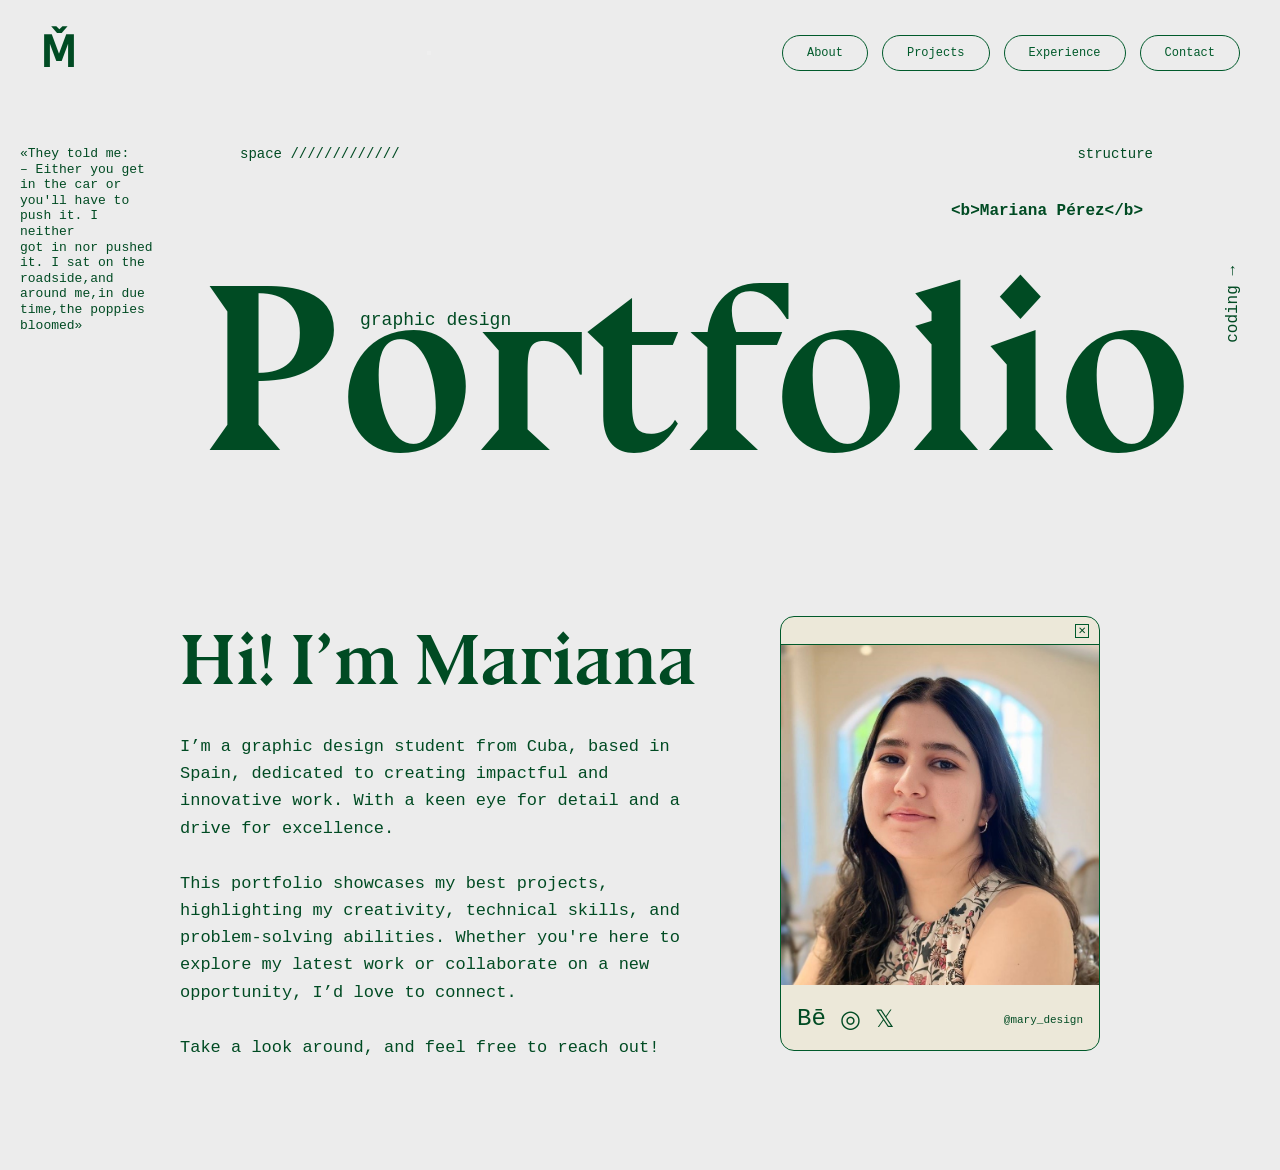
<file: index.html>
<!DOCTYPE html>
<html lang="en">

<head>
    <meta charset="UTF-8">
    <meta name="viewport" content="width=device-width, initial-scale=1.0">
    <title>Portfolio 2.0</title>
    <link rel="stylesheet" href="assets/css/index.css">
</head>

<body>
        <header class="navbar">
            <div class="logo">M̌</div>
            <button class="nav-toggle" type="button" aria-label="Open navigation" aria-expanded="false">
                <span></span>
                <span></span>
                <span></span>
            </button>

            <nav class="nav-menu" aria-label="Primary navigation">
                <a href="index.html">About</a>
                <a href="projects.html">Projects</a>
                <a href="experience.html">Experience</a>
                <a href="contact.html">Contact</a>
            </nav>
        </header>

        <main>

            <section id="hero" class="hero">

                <div class="left-quote">
                    <p>
                        «They told me:<br>
                        – Either you get<br>
                        in the car or<br>
                        you'll have to<br>
                        push it. I neither<br>
                        got in nor pushed<br>
                        it. I sat on the<br>
                        roadside,and<br>
                        around me,in due<br>
                        time,the poppies<br>
                        bloomed»
                    </p>
                </div>

                <div class="hero-center">

                    <div class="top-labels">
                        <span>space /////////////</span>
                        <span>structure</span>
                    </div>

                    <div class="name-line">
                        <p>&lt;b&gt;Mariana Pérez&lt;/b&gt;</p>
                    </div>

                    <div class="title-wrapper">
                        <span class="small-tag">graphic design</span>
                        <h1>Portfolio</h1>
                    </div>

                </div>

                <div class="side-text">
                    <span>coding →</span>
                </div>

            </section>

            <section class="about">

                <div class="about-text">
                    <h2>Hi! I’m Mariana</h2>

                    <p>
                        I’m a graphic design student from Cuba, based in Spain,
                        dedicated to creating impactful and innovative work.
                        With a keen eye for detail and a drive for excellence.
                    </p>

                    <p>
                        This portfolio showcases my best projects, highlighting my creativity,
                        technical skills, and problem-solving abilities.
                        Whether you're here to explore my latest work or collaborate on a new opportunity,
                        I’d love to connect.
                    </p>

                    <p>
                        Take a look around, and feel free to reach out!
                    </p>
                </div>

                <div class="profile-card">

                    <div class="window-bar">
                        <div class="close-btn">✕</div>
                    </div>

                    <img src="assets/img/profile_pic.jpg"
                        alt="profile">

                    <div class="card-footer">
                        <div class="socials">
                            <span>Bē</span>
                            <span>◎</span>
                            <span>𝕏</span>
                        </div>

                        <div class="user">
                            @mary_design
                        </div>
                    </div>

                </div>

            </section>

        </main>
    <script src="app/app.js" defer></script>
</body>

</html>
</file>
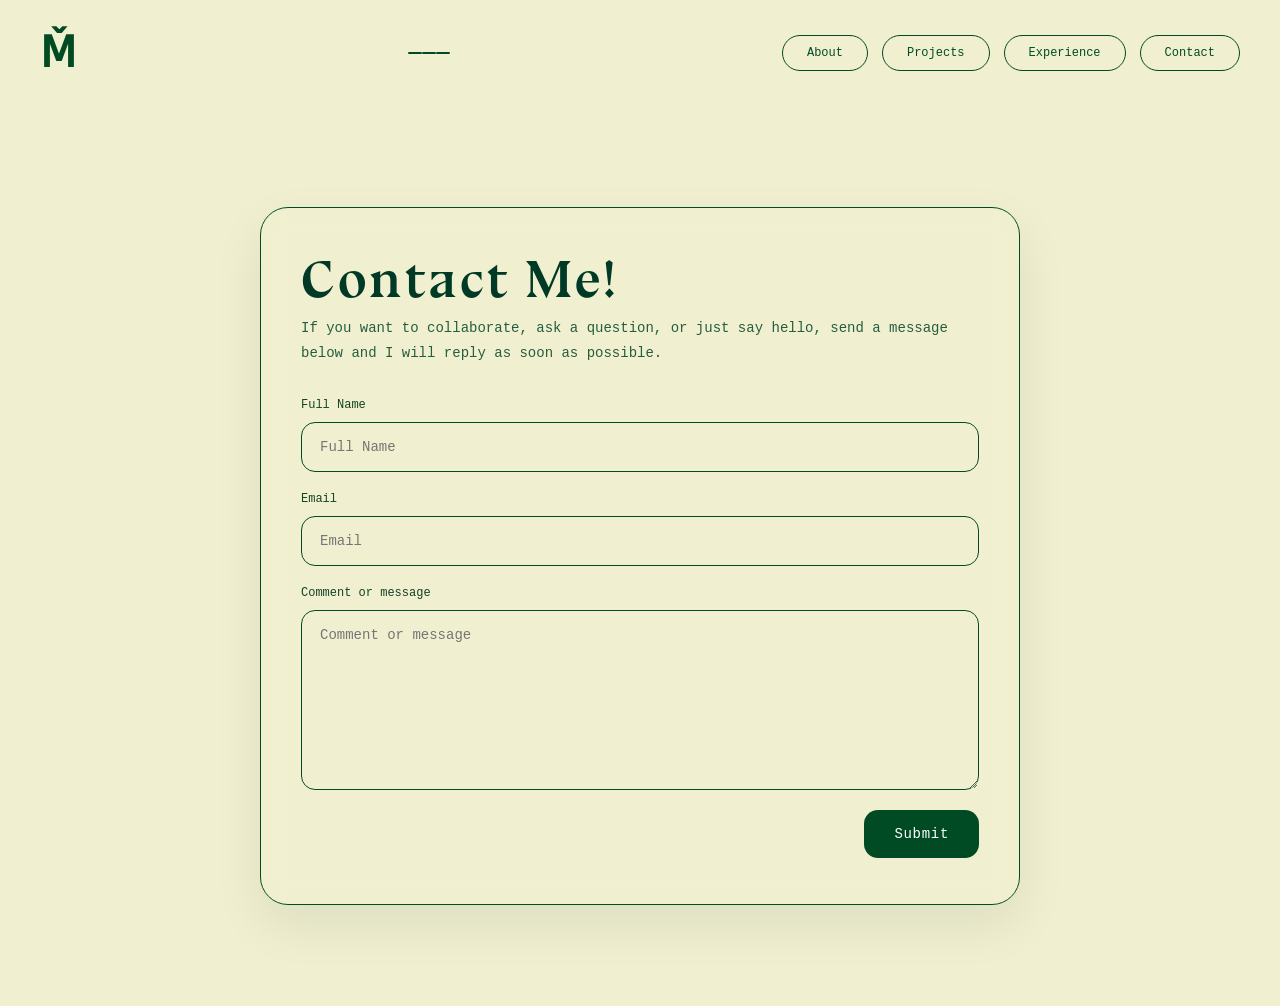
<file: contact.html>
<!DOCTYPE html>
<html lang="en">

<head>
    <meta charset="UTF-8">
    <meta name="viewport" content="width=device-width, initial-scale=1.0">
    <title>Contact</title>
    <link rel="stylesheet" href="assets/css/contact.css">
</head>

<body>
    <header class="navbar">
        <div class="logo">M̌</div>
        <button class="nav-toggle" type="button" aria-label="Open navigation" aria-expanded="false">
            <span></span>
            <span></span>
            <span></span>
        </button>
        <nav class="nav-menu" aria-label="Primary navigation">
            <a href="index.html">About</a>
            <a href="projects.html">Projects</a>
            <a href="experience.html">Experience</a>
            <a href="contact.html">Contact</a>
        </nav>
    </header>

    <main>
        <section class="contact-panel">
            <div class="contact-header">
                <h1>Contact Me!</h1>
                <p>If you want to collaborate, ask a question, or just say hello, send a message below and I will reply as soon as possible.</p>
            </div>

            <form class="contact-form" action="#" method="post">
                <div class="form-group">
                    <label for="name">Full Name</label>
                    <input type="text" id="name" name="name" placeholder="Full Name" required>
                </div>
                <div class="form-group">
                    <label for="email">Email</label>
                    <input type="email" id="email" name="email" placeholder="Email" required>
                </div>
                <div class="form-group">
                    <label for="message">Comment or message</label>
                    <textarea id="message" name="message" placeholder="Comment or message" required></textarea>
                </div>
                <div class="submit-row">
                    <button type="submit" class="submit-button">Submit</button>
                </div>
            </form>

        </section>
    </main>
    <script src="app/app.js" defer></script>
</body>

</html>
</file>
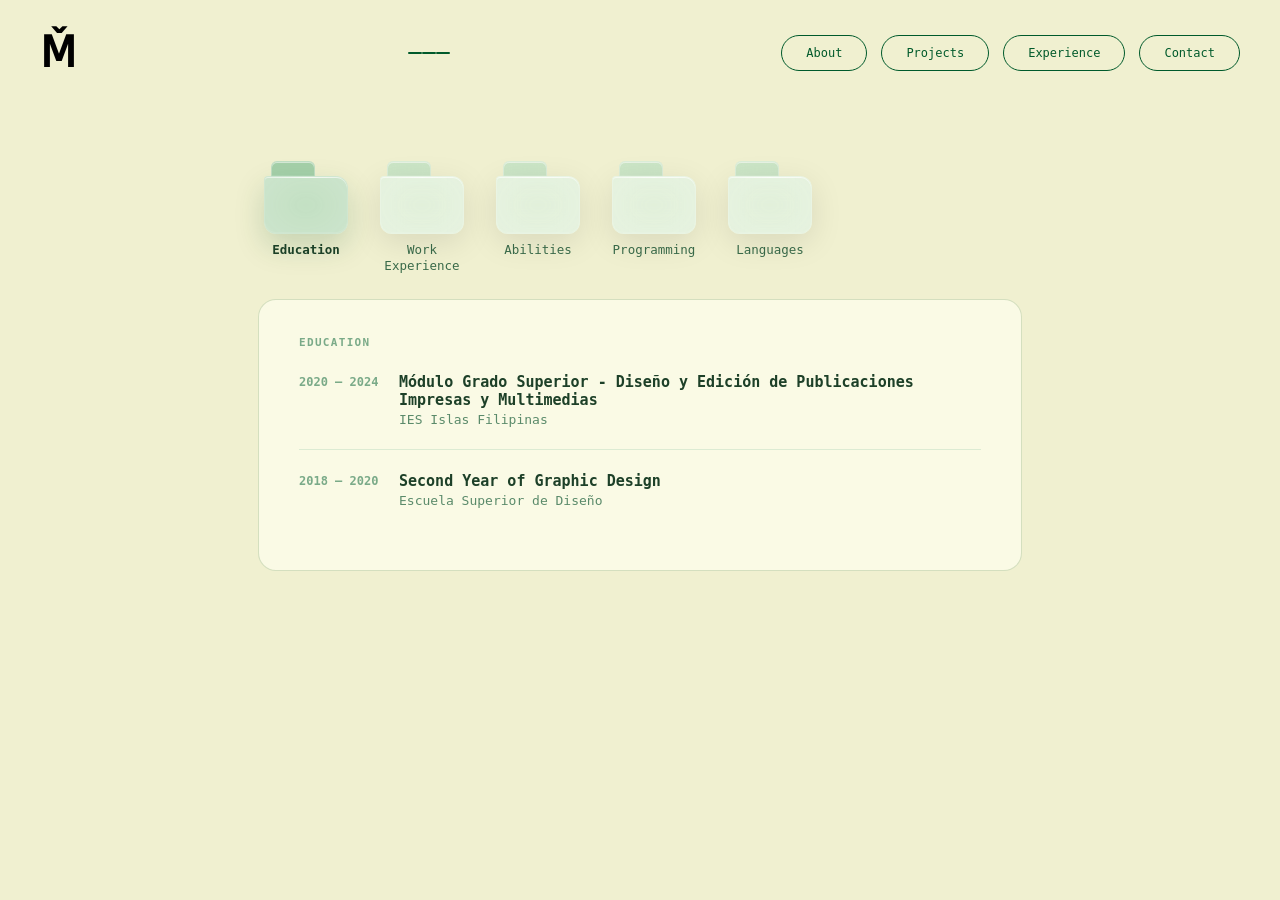
<file: experience.html>
<!DOCTYPE html>
<html lang="en">

<head>
    <meta charset="UTF-8">
    <meta name="viewport" content="width=device-width, initial-scale=1.0">
    <title>Experience</title>
    <link rel="stylesheet" href="assets/css/experience.css" />
    <script src="https://cdn.jsdelivr.net/npm/gsap@3.12.5/dist/gsap.min.js"></script>
    <script src="app/app.js" defer></script>
</head>

<body>
    <header class="navbar">
        <div class="logo">M̌</div>
        <button class="nav-toggle" type="button" aria-label="Open navigation" aria-expanded="false">
            <span></span>
            <span></span>
            <span></span>
        </button>

        <nav class="nav-menu" aria-label="Primary navigation">
            <a href="index.html">About</a>
            <a href="projects.html">Projects</a>
            <a href="experience.html">Experience</a>
            <a href="contact.html">Contact</a>
        </nav>
    </header>

    <div class="cv-wrap">

        <div class="folders-row">

            <div class="folder-item is-active" data-target="education">
                <div class="folder-visual">
                    <div class="folder-card-back"></div>
                    <div class="folder-svg-wrap">
                        <svg viewBox="0 0 90 80" fill="none" xmlns="http://www.w3.org/2000/svg">
                            <defs>
                                <linearGradient id="g-edu-body" x1="0" y1="0" x2="90" y2="80"
                                    gradientUnits="userSpaceOnUse">
                                    <stop offset="0%" stop-color="#f9d97a" />
                                    <stop offset="50%" stop-color="#b8e08a" />
                                    <stop offset="100%" stop-color="#7ac8a0" />
                                </linearGradient>
                                <linearGradient id="g-edu-tab" x1="0" y1="0" x2="50" y2="20"
                                    gradientUnits="userSpaceOnUse">
                                    <stop offset="0%" stop-color="#fce89a" />
                                    <stop offset="100%" stop-color="#c5e89a" />
                                </linearGradient>
                            </defs>
                            <path d="M6 22 Q6 14 14 14 L38 14 Q44 14 46 20 L50 26 L6 26 Z" fill="url(#g-edu-tab)"
                                opacity="0.9" />
                            <rect x="6" y="24" width="78" height="50" rx="10" fill="url(#g-edu-body)" opacity="0.88" />
                            <rect x="18" y="58" width="54" height="2.5" rx="1.5" fill="rgba(255,255,255,0.55)" />
                            <rect x="18" y="64" width="38" height="2.5" rx="1.5" fill="rgba(255,255,255,0.35)" />
                            <rect x="6" y="24" width="78" height="18" rx="10" fill="rgba(255,255,255,0.18)" />
                        </svg>
                    </div>
                </div>
                <span class="folder-label">Education</span>
            </div>

            <div class="folder-item" data-target="work">
                <div class="folder-visual">
                    <div class="folder-card-back"></div>
                    <div class="folder-svg-wrap">
                        <svg viewBox="0 0 90 80" fill="none" xmlns="http://www.w3.org/2000/svg">
                            <defs>
                                <linearGradient id="g-work-body" x1="0" y1="0" x2="90" y2="80"
                                    gradientUnits="userSpaceOnUse">
                                    <stop offset="0%" stop-color="#f0c080" />
                                    <stop offset="45%" stop-color="#c898d8" />
                                    <stop offset="100%" stop-color="#88b8e8" />
                                </linearGradient>
                                <linearGradient id="g-work-tab" x1="0" y1="0" x2="50" y2="20"
                                    gradientUnits="userSpaceOnUse">
                                    <stop offset="0%" stop-color="#f8d090" />
                                    <stop offset="100%" stop-color="#d0a8e0" />
                                </linearGradient>
                            </defs>
                            <path d="M6 22 Q6 14 14 14 L38 14 Q44 14 46 20 L50 26 L6 26 Z" fill="url(#g-work-tab)"
                                opacity="0.9" />
                            <rect x="6" y="24" width="78" height="50" rx="10" fill="url(#g-work-body)" opacity="0.88" />
                            <rect x="18" y="58" width="54" height="2.5" rx="1.5" fill="rgba(255,255,255,0.55)" />
                            <rect x="18" y="64" width="38" height="2.5" rx="1.5" fill="rgba(255,255,255,0.35)" />
                            <rect x="6" y="24" width="78" height="18" rx="10" fill="rgba(255,255,255,0.18)" />
                        </svg>
                    </div>
                </div>
                <span class="folder-label">Work Experience</span>
            </div>

            <div class="folder-item" data-target="abilities">
                <div class="folder-visual">
                    <div class="folder-card-back"></div>
                    <div class="folder-svg-wrap">
                        <svg viewBox="0 0 90 80" fill="none" xmlns="http://www.w3.org/2000/svg">
                            <defs>
                                <linearGradient id="g-ab-body" x1="0" y1="0" x2="90" y2="80"
                                    gradientUnits="userSpaceOnUse">
                                    <stop offset="0%" stop-color="#f8b090" />
                                    <stop offset="50%" stop-color="#e898c0" />
                                    <stop offset="100%" stop-color="#9898e0" />
                                </linearGradient>
                                <linearGradient id="g-ab-tab" x1="0" y1="0" x2="50" y2="20"
                                    gradientUnits="userSpaceOnUse">
                                    <stop offset="0%" stop-color="#fac0a0" />
                                    <stop offset="100%" stop-color="#f0a0cc" />
                                </linearGradient>
                            </defs>
                            <path d="M6 22 Q6 14 14 14 L38 14 Q44 14 46 20 L50 26 L6 26 Z" fill="url(#g-ab-tab)"
                                opacity="0.9" />
                            <rect x="6" y="24" width="78" height="50" rx="10" fill="url(#g-ab-body)" opacity="0.88" />
                            <rect x="18" y="58" width="54" height="2.5" rx="1.5" fill="rgba(255,255,255,0.55)" />
                            <rect x="18" y="64" width="38" height="2.5" rx="1.5" fill="rgba(255,255,255,0.35)" />
                            <rect x="6" y="24" width="78" height="18" rx="10" fill="rgba(255,255,255,0.18)" />
                        </svg>
                    </div>
                </div>
                <span class="folder-label">Abilities</span>
            </div>

            <div class="folder-item" data-target="programming">
                <div class="folder-visual">
                    <div class="folder-card-back"></div>
                    <div class="folder-svg-wrap">
                        <svg viewBox="0 0 90 80" fill="none" xmlns="http://www.w3.org/2000/svg">
                            <defs>
                                <linearGradient id="g-prog-body" x1="0" y1="0" x2="90" y2="80"
                                    gradientUnits="userSpaceOnUse">
                                    <stop offset="0%" stop-color="#a0c8f8" />
                                    <stop offset="50%" stop-color="#c0a8e8" />
                                    <stop offset="100%" stop-color="#f0b888" />
                                </linearGradient>
                                <linearGradient id="g-prog-tab" x1="0" y1="0" x2="50" y2="20"
                                    gradientUnits="userSpaceOnUse">
                                    <stop offset="0%" stop-color="#b8d8f8" />
                                    <stop offset="100%" stop-color="#ccb8ec" />
                                </linearGradient>
                            </defs>
                            <path d="M6 22 Q6 14 14 14 L38 14 Q44 14 46 20 L50 26 L6 26 Z" fill="url(#g-prog-tab)"
                                opacity="0.9" />
                            <rect x="6" y="24" width="78" height="50" rx="10" fill="url(#g-prog-body)" opacity="0.88" />
                            <rect x="18" y="58" width="54" height="2.5" rx="1.5" fill="rgba(255,255,255,0.55)" />
                            <rect x="18" y="64" width="38" height="2.5" rx="1.5" fill="rgba(255,255,255,0.35)" />
                            <rect x="6" y="24" width="78" height="18" rx="10" fill="rgba(255,255,255,0.18)" />
                        </svg>
                    </div>
                </div>
                <span class="folder-label">Programming</span>
            </div>

            <div class="folder-item" data-target="languages">
                <div class="folder-visual">
                    <div class="folder-card-back"></div>
                    <div class="folder-svg-wrap">
                        <svg viewBox="0 0 90 80" fill="none" xmlns="http://www.w3.org/2000/svg">
                            <defs>
                                <linearGradient id="g-lang-body" x1="0" y1="0" x2="90" y2="80"
                                    gradientUnits="userSpaceOnUse">
                                    <stop offset="0%" stop-color="#c8e898" />
                                    <stop offset="50%" stop-color="#88d8c0" />
                                    <stop offset="100%" stop-color="#a0b8e8" />
                                </linearGradient>
                                <linearGradient id="g-lang-tab" x1="0" y1="0" x2="50" y2="20"
                                    gradientUnits="userSpaceOnUse">
                                    <stop offset="0%" stop-color="#d8f0a8" />
                                    <stop offset="100%" stop-color="#98e0cc" />
                                </linearGradient>
                            </defs>
                            <path d="M6 22 Q6 14 14 14 L38 14 Q44 14 46 20 L50 26 L6 26 Z" fill="url(#g-lang-tab)"
                                opacity="0.9" />
                            <rect x="6" y="24" width="78" height="50" rx="10" fill="url(#g-lang-body)" opacity="0.88" />
                            <rect x="18" y="58" width="54" height="2.5" rx="1.5" fill="rgba(255,255,255,0.55)" />
                            <rect x="18" y="64" width="38" height="2.5" rx="1.5" fill="rgba(255,255,255,0.35)" />
                            <rect x="6" y="24" width="78" height="18" rx="10" fill="rgba(255,255,255,0.18)" />
                        </svg>
                    </div>
                </div>
                <span class="folder-label">Languages</span>
            </div>

        </div>


        <div class="info-panel" id="infoPanel">
            <div class="info-panel-inner">

                <section class="info-section active" id="sec-education">
                    <p class="section-title">Education</p>

                    <div class="edu-item">
                        <span class="edu-year">2020 – 2024</span>
                        <div>
                            <div class="edu-title">Módulo Grado Superior - Diseño y Edición de Publicaciones Impresas y Multimedias</div>
                            <div class="edu-sub">IES Islas Filipinas</div>
                        </div>
                    </div>
                    <div class="divider"></div>

                    <div class="edu-item">
                        <span class="edu-year">2018 – 2020</span>
                        <div>
                            <div class="edu-title">Second Year of Graphic Design</div>
                            <div class="edu-sub">Escuela Superior de Diseño</div>
                        </div>
                    </div>
                </section>

                <section class="info-section" id="sec-work">
                    <p class="section-title">Work Experience</p>

                    <div class="work-item">
                        <span class="work-period">2025 – 2026</span>
                        <div>
                            <div class="work-role">Freelance Work</div>
                            <div class="work-company">Branding Design & Web Design</div>
                        </div>
                    </div>
                    <div class="divider"></div>
                    <div class="work-item">
                        <span class="work-period">2023 – Present</span>
                        <div>
                            <div class="work-role">Internship - Madrid (Spain)</div>
                            <div class="work-company">Knowmad Mood</div>
                        </div>
                    </div>
                </section>

                <section class="info-section" id="sec-abilities">
                    <p class="section-title">Abilities</p>
                    <div class="abilities-grid">
                        <div class="ability-card">
                            <div class="ability-name">Adobe Photoshop</div>
                            <div class="ability-bar-wrap">
                                <div class="ability-bar" data-pct="80"></div>
                            </div>
                        </div>
                        <div class="ability-card">
                            <div class="ability-name">Adobe Illustrator</div>
                            <div class="ability-bar-wrap">
                                <div class="ability-bar" data-pct="100"></div>
                            </div>
                        </div>
                        <div class="ability-card">
                            <div class="ability-name">Adobe Indesign</div>
                            <div class="ability-bar-wrap">
                                <div class="ability-bar" data-pct="80"></div>
                            </div>
                        </div>
                        <div class="ability-card">
                            <div class="ability-name">Figma</div>
                            <div class="ability-bar-wrap">
                                <div class="ability-bar" data-pct="40"></div>
                            </div>
                        </div>
                        <div class="ability-card">
                            <div class="ability-name">Adobe Premiere</div>
                            <div class="ability-bar-wrap">
                                <div class="ability-bar" data-pct="40"></div>
                            </div>
                        </div>
                        <div class="ability-card">
                            <div class="ability-name">Visual Studio Code</div>
                            <div class="ability-bar-wrap">
                                <div class="ability-bar" data-pct="40"></div>
                            </div>
                        </div>
                    </div>
                </section>

                <section class="info-section" id="sec-programming">
                    <p class="section-title">Programming</p>
                    <div class="prog-list">
                        <span class="prog-pill"><span class="prog-dot" style="background:#f0c060"></span>HTML ★★★★★</span>
                        <span class="prog-pill"><span class="prog-dot" style="background:#60d0f0"></span>CSS ★★★★★</span>
                        <span class="prog-pill"><span class="prog-dot" style="background:#f0a060"></span>Sass ★★★★★</span>
                        <span class="prog-pill"><span class="prog-dot" style="background:#d080e0"></span>Vue ★★☆☆☆</span>
                        <span class="prog-pill"><span class="prog-dot" style="background:#a0c060"></span>JavaScript ★★★☆☆</span>
                    </div>
                </section>

                <section class="info-section" id="sec-languages">
                    <p class="section-title">Languages</p>
                    <div class="lang-list">
                        <div class="lang-item">
                            <span class="lang-name">Spanish</span>
                            <span class="lang-level">Native</span>
                            <div class="lang-bar-wrap">
                                <div class="lang-bar" data-pct="100"></div>
                            </div>
                        </div>
                        <div class="lang-item">
                            <span class="lang-name">English</span>
                            <span class="lang-level">C1</span>
                            <div class="lang-bar-wrap">
                                <div class="lang-bar" data-pct="88"></div>
                            </div>
                        </div>
                    </div>
                </section>

            </div>
        </div>

    </div>
</body>

</html>
</file>
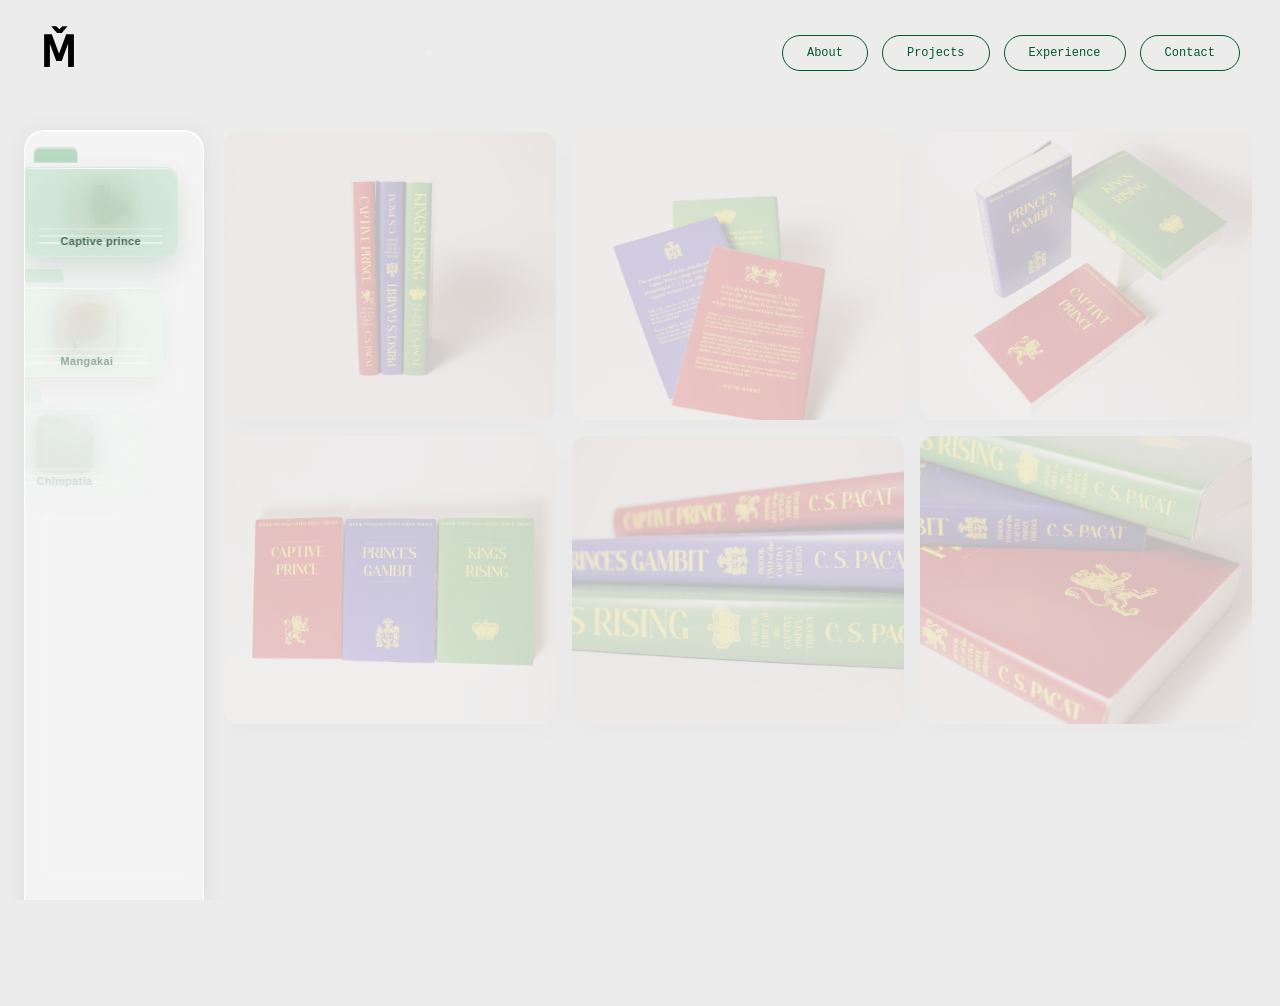
<file: project_1.html>
<!doctype html>
<html lang="en">

<head>
    <meta charset="UTF-8" />
    <meta name="viewport" content="width=device-width, initial-scale=1.0" />
    <title>Diccionario del diablo</title>
    <link rel="stylesheet" href="assets/css/project_1.css" />
    <script src="https://cdn.jsdelivr.net/npm/gsap@3.12.5/dist/gsap.min.js"></script>
    <script src="app/app.js" defer></script>
</head>

<body>
    <header class="navbar">
        <div class="logo">M̌</div>
        <button class="nav-toggle" type="button" aria-label="Open navigation" aria-expanded="false">
            <span></span>
            <span></span>
            <span></span>
        </button>

        <nav class="nav-menu" aria-label="Primary navigation">
            <a href="index.html">About</a>
            <a href="projects.html">Projects</a>
            <a href="experience.html">Experience</a>
            <a href="contact.html">Contact</a>
        </nav>
    </header>
    <div class="portfolio-layout">

        <!-- SIDEBAR: carpetas -->
        <aside class="sidebar" id="sidebar">

            <!-- Carpeta 1 -->
            <div class="folder-item is-active" data-index="0">
                <div class="folder-tab"></div>
                <div class="folder-body"></div>
                <img class="folder-preview"
                    src="assets/img/pj1_img1.jpg"
                    alt="Captive prince">
                <span class="folder-name">Captive prince</span>
            </div>

            <!-- Carpeta 2 -->
            <div class="folder-item" data-index="1">
                <div class="folder-tab"></div>
                <div class="folder-body"></div>
                <img class="folder-preview"
                    src="assets/img/pj2_img1.jpg"
                    alt="Mangakai">
                <span class="folder-name">Mangakai</span>
            </div>

            <!-- Carpeta 3 -->
            <div class="folder-item" data-index="2">
                <div class="folder-tab"></div>
                <div class="folder-body"></div>
                <img class="folder-preview"
                    src="assets/img/pj3_img1.jpg"
                    alt="Chimpatia">
                <span class="folder-name">Chimpatia</span>
            </div>

            <!-- Carpeta 4 -->
            <div class="folder-item" data-index="3">
                <div class="folder-tab"></div>
                <div class="folder-body"></div>
                <img class="folder-preview"
                    src="assets/img/pj4_img1.jpg"
                    alt="Ciiudades">
                <span class="folder-name">Ciiudades</span>
            </div>

            <!-- Carpeta 5 -->
            <div class="folder-item" data-index="4">
                <div class="folder-tab"></div>
                <div class="folder-body"></div>
                <img class="folder-preview"
                    src="assets/img/pj5_img1.png"
                    alt="Kirby">
                <span class="folder-name">Kirby</span>
            </div>

            <!-- Carpeta 6 -->
            <div class="folder-item" data-index="5">
                <div class="folder-tab"></div>
                <div class="folder-body"></div>
                <img class="folder-preview"
                    src="assets/img/pj6_img1.jpg"
                    alt="Cata la lata">
                <span class="folder-name">Cata la lata</span>
            </div>

        </aside>

        <!-- PANEL: scroll de imágenes -->
        <main class="content-panel" id="contentPanel">

            <div class="project-slide" id="slide-0">
                <img src="assets/img/pj1_img1.jpg" alt="Proyecto 1 - imagen 1">
                <img src="assets/img/pj1_img2.jpg" alt="Proyecto 1 - imagen 2">
                <img src="assets/img/pj1_img3.jpg" alt="Proyecto 1 - imagen 3">
                <img src="assets/img/pj1_img4.jpg" alt="Proyecto 1 - imagen 4">
                <img src="assets/img/pj1_img5.jpg" alt="Proyecto 1 - imagen 5">
                <img src="assets/img/pj1_img6.jpg" alt="Proyecto 1 - imagen 6">
            </div>

            <div class="project-slide" id="slide-1">
                <img src="assets/img/pj2_img1.jpg" alt="Proyecto 2 - imagen 1">
                <img src="assets/img/pj2_img2.jpg" alt="Proyecto 2 - imagen 2">
                <img src="assets/img/pj2_img3.jpg" alt="Proyecto 2 - imagen 3">
                <img src="assets/img/pj2_img4.jpg" alt="Proyecto 2 - imagen 4">
                <img src="assets/img/pj2_img5.jpg" alt="Proyecto 2 - imagen 5">
                <img src="assets/img/pj2_img6.jpg" alt="Proyecto 2 - imagen 6">
                <img src="assets/img/pj2_img7.jpg" alt="Proyecto 2 - imagen 7">
                <img src="assets/img/pj2_img8.jpg" alt="Proyecto 2 - imagen 8">
            </div>

            <div class="project-slide" id="slide-2">
                <img src="assets/img/pj3_img1.jpg" alt="Proyecto 3 - imagen 1">
                <img src="assets/img/pj3_img2.jpg" alt="Proyecto 3 - imagen 2">
                <img src="assets/img/pj3_img3.jpg" alt="Proyecto 3 - imagen 3">
                <img src="assets/img/pj3_img4.jpg" alt="Proyecto 3 - imagen 4">
                <img src="assets/img/pj3_img5.jpg" alt="Proyecto 3 - imagen 5">
            </div>

            <div class="project-slide" id="slide-3">
                <img src="assets/img/pj4_img1.jpg" alt="Proyecto 4 - imagen 1">
                <img src="assets/img/pj4_img2.jpg" alt="Proyecto 4 - imagen 2">
                <img src="assets/img/pj4_img3.jpg" alt="Proyecto 4 - imagen 3">
                <img src="assets/img/pj4_img4.jpg" alt="Proyecto 4 - imagen 4">
            </div>

            <div class="project-slide" id="slide-4">
                <img src="assets/img/pj5_img1.png" alt="Proyecto 5 - imagen 1">
                <img src="assets/img/pj5_img2.png" alt="Proyecto 5 - imagen 2">
                <img src="assets/img/pj5_img3.png" alt="Proyecto 5 - imagen 3">
            </div>

            <div class="project-slide" id="slide-5">
                <img src="assets/img/pj6_img1.jpg" alt="Proyecto 6 - imagen 1">
                <img src="assets/img/pj6_img2.jpg" alt="Proyecto 6 - imagen 2">
                <img src="assets/img/pj6_img3.jpg" alt="Proyecto 6 - imagen 3">
                <img src="assets/img/pj6_img4.jpg" alt="Proyecto 6 - imagen 4">
            </div>

        </main>
    </div>
</body>

</html>
</file>
<file: assets/css/index.css>
@font-face{font-family:"bluuNext";src:url("../../assets/fonts/BluuNext-Bold.otf") format("opentype")}.navbar{width:100%;padding:28px 40px;display:flex;justify-content:space-between;align-items:center}.logo{font-size:42px;font-family:"bluuNext";font-weight:700}nav{display:flex;gap:14px}nav a{text-decoration:none;color:#005a2b;border:1px solid #005a2b;padding:10px 24px;border-radius:40px;font-family:"Roboto Mono",monospace;font-size:12px;transition:.3s}nav a:hover{background:#005a2b;color:#ece8d9}@font-face{font-family:"bluuNext";src:url("../../assets/fonts/BluuNext-Bold.otf") format("opentype")}*{margin:0;padding:0;box-sizing:border-box}body{background:#ececec;color:#004b23;overflow-x:hidden}.hero{width:100%;padding:40px 20px 0;display:grid;grid-template-columns:180px 1fr 80px;align-items:start;position:relative}.left-quote{font-family:"Roboto Mono",monospace;font-size:13px;line-height:1.2;max-width:140px}.hero-center{position:relative}.top-labels{display:flex;justify-content:space-between;margin-bottom:40px;padding:0 40px;font-family:"Roboto Mono",monospace;font-size:14px}.name-line{text-align:right;padding-right:50px;margin-bottom:40px;font-family:"Roboto Mono",monospace;font-weight:bold}.title-wrapper{position:relative}.small-tag{position:absolute;top:50px;left:160px;font-family:"Roboto Mono",monospace;font-size:18px}h1{font-size:240px;line-height:.9;font-family:"bluuNext";font-weight:700}.side-text{display:flex;justify-content:center}.side-text span{writing-mode:vertical-rl;transform:rotate(180deg);font-family:"Roboto Mono",monospace;margin-top:120px}.about{width:100%;padding:140px 80px 80px;display:flex;justify-content:center;align-items:flex-start;gap:80px}.about-text{max-width:520px}.about-text h2{font-size:72px;margin-bottom:30px;font-family:"bluuNext";font-weight:700}.about-text p{font-family:"Roboto Mono",monospace;line-height:1.6;margin-bottom:28px;font-size:17px}.profile-card{width:320px;border:1px solid #005a2b;border-radius:14px;overflow:hidden;background:#ece8d9}.window-bar{height:28px;border-bottom:1px solid #005a2b;display:flex;justify-content:flex-end;align-items:center;padding-right:10px}.close-btn{width:14px;height:14px;border:1px solid #005a2b;font-size:10px;display:flex;align-items:center;justify-content:center}.profile-card img{width:100%;height:340px;-o-object-fit:cover;object-fit:cover}.card-footer{padding:16px;display:flex;justify-content:space-between;align-items:center;font-family:"Roboto Mono",monospace}.socials{display:flex;gap:14px;font-size:24px}.user{font-size:11px}@media(max-width: 1100px){h1{font-size:160px}.about{flex-direction:column;align-items:center}}@media(max-width: 768px){.hero{grid-template-columns:1fr;gap:40px}.left-quote{max-width:100%}.side-text{display:none}h1{font-size:100px}.small-tag{position:static;display:block;margin-bottom:10px}.navbar{flex-direction:column;gap:20px}nav{flex-wrap:wrap;justify-content:center}.about{padding:100px 30px 60px}.about-text h2{font-size:52px}.profile-card{width:100%}}/*# sourceMappingURL=index.css.map */
</file>
<file: assets/css/contact.css>
@font-face{font-family:"bluuNext";src:url("../../assets/fonts/BluuNext-Bold.otf") format("opentype")}.navbar{width:100%;padding:28px 40px;display:flex;justify-content:space-between;align-items:center;background:transparent}.logo{font-size:42px;font-family:"bluuNext";font-weight:700;color:#004b23}nav{display:flex;gap:14px}nav a{text-decoration:none;color:#004b23;border:1px solid #004b23;padding:10px 24px;border-radius:40px;font-family:"Roboto Mono",monospace;font-size:12px;transition:.3s}nav a:hover{background:#004b23;color:#ece8d9}*{margin:0;padding:0;box-sizing:border-box}body{font-family:"Instrument Sans",sans-serif;background:#f0f0d0;color:#003a27;overflow-x:hidden}main{min-height:100vh;display:flex;align-items:center;justify-content:center;padding:40px 20px}.contact-panel{width:min(760px,100%);background:transparent;border:1.5px solid #004B23;border-radius:28px;box-shadow:0 20px 50px rgba(0,0,0,.08);padding:46px 40px;backdrop-filter:blur(12px)}.contact-header{margin-bottom:32px}.contact-header h1{font-family:"bluuNext";font-size:52px;line-height:1;letter-spacing:.05em;margin-bottom:10px}.contact-header p{font-family:"Roboto Mono",monospace;font-size:14px;line-height:1.8;color:#265d3e}.contact-form{display:grid;gap:20px}.form-group{display:grid;gap:10px}.form-group label{font-family:"Roboto Mono",monospace;font-size:12px;color:#144224}.form-group input,.form-group textarea{width:100%;border:1px solid #004B23;border-radius:14px;background:transparent;padding:16px 18px;font-family:"Roboto Mono",monospace;font-size:14px;color:#142e21;outline:none;transition:.2s}.form-group input:focus,.form-group textarea:focus{border-color:#002f16;box-shadow:0 0 0 4px rgba(0,90,43,.08)}.form-group textarea{min-height:180px;resize:vertical}.submit-row{display:flex;justify-content:flex-end}.submit-button{border:none;border-radius:14px;padding:16px 30px;background:#004B23;color:#fff;font-family:"Roboto Mono",monospace;font-size:14px;letter-spacing:.05em;cursor:pointer;transition:.3s}.submit-button:hover{background:#003419}footer{margin-top:24px;text-align:center;font-family:"Roboto Mono",monospace;font-size:12px;color:#3f5f4a}

.nav-toggle{display:none;appearance:none;border:none;background:transparent;color:#004b23;cursor:pointer;width:42px;height:42px;align-items:center;justify-content:center;display:flex;padding:0}
.nav-toggle span{display:block;width:24px;height:2px;border-radius:999px;background:#004b23;transition:transform .25s ease,opacity .25s ease}
body.nav-open .nav-toggle span:nth-child(1){transform:translateY(6px) rotate(45deg)}
body.nav-open .nav-toggle span:nth-child(2){opacity:0}
body.nav-open .nav-toggle span:nth-child(3){transform:translateY(-6px) rotate(-45deg)}
.nav-menu{display:flex;gap:14px;align-items:center}
@media(max-width:900px){.navbar{align-items:flex-start;position:relative}.nav-toggle{display:flex}.nav-menu{position:absolute;top:100%;left:20px;right:20px;flex-direction:column;align-items:center;gap:14px;padding:18px 20px;margin-top:12px;background:rgba(240,240,208,.98);border-radius:18px;box-shadow:0 24px 40px rgba(0,0,0,.12);opacity:0;pointer-events:none;transform:translateY(-10px);transition:opacity .2s ease,transform .2s ease;z-index:20}.nav-menu a{width:100%;text-align:center}.contact-panel{padding:28px 22px;border-radius:24px}.contact-header h1{font-size:40px}.submit-row{justify-content:center}.submit-button{width:100%}}
</file>
<file: assets/css/experience.css>
@font-face {
  font-family: "bluuNext";
  src: url("../../assets/fonts/BluuNext-Bold.otf") format("opentype");
}

.navbar {
  width: 100%;
  padding: 28px 40px;
  display: flex;
  justify-content: space-between;
  align-items: center;
}

.logo {
  font-size: 42px;
  font-family: "bluuNext";
  font-weight: 700;
}

nav {
  display: flex;
  gap: 14px;
}

nav a {
  text-decoration: none;
  color: #005A2B;
  border: 1px solid #005A2B;
  padding: 10px 24px;
  border-radius: 40px;
  font-family: 'Roboto Mono', monospace;
  font-size: 12px;
  transition: .3s;
}

nav a:hover {
  background: #005A2B;
  color: #ECE8D9;
}

*,
*::before,
*::after {
    box-sizing: border-box;
    margin: 0;
    padding: 0;
}

html,
body {
    min-height: 100%;
    font-family: "Roboto Mono", monospace;
    background: #f0f0d0;
}

.cv-wrap {
    padding: 32px 28px 48px;
    max-width: 820px;
    margin: 0 auto;
}

.folders-row {
    display: flex;
    align-items: flex-start;
    gap: 20px;
    margin-bottom: 24px;
}

.folder-item {
    display: flex;
    flex-direction: column;
    align-items: center;
    gap: 8px;
    cursor: pointer;
    user-select: none;
    flex-shrink: 0;
}

.folder-visual {
    position: relative;
    width: 96px;
    height: 96px;
    flex-shrink: 0;
    will-change: transform;
}

.folder-card-back {
    position: absolute;
    bottom: 0;
    left: 50%;
    transform: translateX(-50%) rotate(-6deg);
    width: 76px;
    height: 64px;
    border-radius: 10px;
    background: rgba(255, 255, 255, 0.55);
    border: 1.5px solid rgba(255, 255, 255, 0.8);
    box-shadow: 0 3px 10px rgba(0, 0, 0, 0.08);
    z-index: 0;
}

.folder-svg-wrap {
    position: absolute;
    bottom: 0;
    left: 50%;
    transform: translateX(-50%);
    width: 90px;
    height: 80px;
    z-index: 1;
}

.folder-svg-wrap svg {
    width: 100%;
    height: 100%;
    overflow: visible;
}

.folder-label {
    font-size: 12.5px;
    font-weight: 500;
    color: #3a6b4a;
    text-align: center;
    line-height: 1.3;
    width: 96px;
    min-height: 32px;
    display: flex;
    align-items: flex-start;
    justify-content: center;
}

.folder-item.is-active .folder-label {
    color: #1d4028;
    font-weight: 600;
}

.info-panel {
    background: rgba(255, 255, 240, 0.65);
    border: 1.5px solid rgba(180, 200, 160, 0.55);
    border-radius: 18px;
    overflow: hidden;
    height: 0;
    opacity: 0;
}

.info-panel-inner {
    padding: 36px 40px 40px;
}

.info-section {
    display: none;
}

.info-section.active {
    display: block;
}

.section-title {
    font-size: 11px;
    font-weight: 600;
    letter-spacing: 0.12em;
    text-transform: uppercase;
    color: #7aaa88;
    margin-bottom: 24px;
}

.edu-item {
    display: grid;
    grid-template-columns: 80px 1fr;
    gap: 0 20px;
    margin-bottom: 22px;
    align-items: start;
}

.edu-year {
    font-size: 12px;
    font-weight: 600;
    color: #7aaa88;
    padding-top: 2px;
}

.edu-title {
    font-size: 15px;
    font-weight: 600;
    color: #1d4028;
    margin-bottom: 3px;
}

.edu-sub {
    font-size: 13px;
    color: #5a8a6a;
}

.work-item {
    display: grid;
    grid-template-columns: 80px 1fr;
    gap: 0 20px;
    margin-bottom: 22px;
    align-items: start;
}

.work-period {
    font-size: 11px;
    font-weight: 600;
    color: #7aaa88;
    padding-top: 3px;
    line-height: 1.4;
}

.work-role {
    font-size: 15px;
    font-weight: 600;
    color: #1d4028;
    margin-bottom: 2px;
}

.work-company {
    font-size: 13px;
    color: #5a8a6a;
    margin-bottom: 6px;
}

.work-desc {
    font-size: 13px;
    color: #6a7a6a;
    line-height: 1.6;
}

.abilities-grid {
    display: grid;
    grid-template-columns: repeat(auto-fill, minmax(160px, 1fr));
    gap: 12px;
}

.ability-card {
    background: rgba(200, 230, 210, 0.4);
    border: 1px solid rgba(150, 200, 170, 0.4);
    border-radius: 12px;
    padding: 14px 16px;
}

.ability-name {
    font-size: 13px;
    font-weight: 600;
    color: #1d4028;
    margin-bottom: 8px;
}

.ability-bar-wrap {
    height: 5px;
    background: rgba(150, 200, 170, 0.3);
    border-radius: 10px;
    overflow: hidden;
}

.ability-bar {
    height: 100%;
    border-radius: 10px;
    background: linear-gradient(90deg, #7aaa88, #a8d5b5);
    width: 0%;
    transition: none;
}

.nav-toggle {
    display: none;
    appearance: none;
    border: none;
    background: transparent;
    color: #005a2b;
    cursor: pointer;
    width: 42px;
    height: 42px;
    align-items: center;
    justify-content: center;
    display: flex;
    padding: 0;
}
.nav-toggle span {
    display: block;
    width: 24px;
    height: 2px;
    border-radius: 999px;
    background: #005a2b;
    transition: transform .25s ease, opacity .25s ease;
}
body.nav-open .nav-toggle span:nth-child(1) {
    transform: translateY(6px) rotate(45deg);
}
body.nav-open .nav-toggle span:nth-child(2) {
    opacity: 0;
}
body.nav-open .nav-toggle span:nth-child(3) {
    transform: translateY(-6px) rotate(-45deg);
}
.nav-menu {
    display: flex;
    gap: 14px;
    align-items: center;
}
@media(max-width:900px) {
    .navbar {
        align-items: flex-start;
        position: relative;
    }
    .nav-toggle {
        display: flex;
    }
    .nav-menu {
        position: absolute;
        top: 100%;
        left: 20px;
        right: 20px;
        flex-direction: column;
        align-items: center;
        gap: 14px;
        padding: 18px 20px;
        margin-top: 12px;
        background: rgba(240, 240, 208, .98);
        border-radius: 18px;
        box-shadow: 0 24px 40px rgba(0, 0, 0, .12);
        opacity: 0;
        pointer-events: none;
        transform: translateY(-10px);
        transition: opacity .2s ease, transform .2s ease;
        z-index: 20;
    }
    body.nav-open .nav-menu {
        opacity: 1;
        pointer-events: auto;
        transform: translateY(0);
    }
    .nav-menu a {
        width: 100%;
        text-align: center;
    }
    .cv-wrap {
        padding: 20px 18px 36px;
        max-width: 100%;
    }
    .folders-row {
        flex-direction: column;
        gap: 16px;
    }
    .folder-item {
        width: 100%;
    }
    .info-panel-inner {
        padding: 28px 20px 30px;
    }
}


.prog-list {
    display: flex;
    flex-wrap: wrap;
    gap: 10px;
}

.prog-pill {
    display: flex;
    align-items: center;
    gap: 8px;
    padding: 8px 16px;
    background: rgba(200, 230, 210, 0.45);
    border: 1px solid rgba(150, 200, 170, 0.45);
    border-radius: 100px;
    font-size: 13px;
    font-weight: 500;
    color: #1d4028;
}

.prog-dot {
    width: 8px;
    height: 8px;
    border-radius: 50%;
    flex-shrink: 0;
}

.lang-list {
    display: flex;
    flex-direction: column;
    gap: 16px;
}

.lang-item {
    display: flex;
    align-items: center;
    gap: 16px;
}

.lang-name {
    font-size: 14px;
    font-weight: 600;
    color: #1d4028;
    width: 100px;
    flex-shrink: 0;
}

.lang-level {
    font-size: 12px;
    color: #7aaa88;
    width: 80px;
    flex-shrink: 0;
}

.lang-bar-wrap {
    flex: 1;
    height: 5px;
    background: rgba(150, 200, 170, 0.3);
    border-radius: 10px;
    overflow: hidden;
}

.lang-bar {
    height: 100%;
    border-radius: 10px;
    background: linear-gradient(90deg,#004B23, #ececec);
    width: 0%;
}

.divider {
    height: 1px;
    background: rgba(150, 200, 170, 0.3);
    margin: 0 0 22px;
}
/*# sourceMappingURL=experience.css.map */

.folder-card-back {
    display: none;
}

.folder-svg-wrap svg {
    display: none;
}

.folder-svg-wrap::before {
    content: '';
    position: absolute;
    top: 7px;
    left: 10px;
    width: 44px;
    height: 16px;
    background: rgba(181, 223, 192, 0.62);
    backdrop-filter: blur(11px);
    -webkit-backdrop-filter: blur(11px);
    border: 1px solid rgba(255, 255, 255, 0.3);
    border-radius: 6px 6px 0 0;
    box-shadow:
        inset 0 1px 0 rgba(255, 255, 255, 0.5),
        inset 0 -1px 0 rgba(255, 255, 255, 0.1);
    transition: background 0.3s ease, box-shadow 0.3s ease;
    z-index: 1;
}

.folder-svg-wrap::after {
    content: '';
    position: absolute;
    bottom: 0;
    left: 3px;
    width: 84px;
    height: 58px;
    background:
        linear-gradient(90deg, transparent, rgba(255, 255, 255, 0.65), transparent) top / 100% 1px no-repeat,
        rgba(212, 237, 218, 0.62);
    backdrop-filter: blur(11px);
    -webkit-backdrop-filter: blur(11px);
    border: 1px solid rgba(255, 255, 255, 0.3);
    border-radius: 4px 12px 12px 12px;
    box-shadow:
        0 8px 32px rgba(0, 0, 0, 0.1),
        inset 0 1px 0 rgba(255, 255, 255, 0.5),
        inset 0 -1px 0 rgba(255, 255, 255, 0.1),
        inset 0 0 32px 16px rgba(255, 255, 255, 0.23);
    transition: background 0.35s ease, box-shadow 0.35s ease;
    z-index: 2;
}

.folder-item.is-active .folder-svg-wrap::before {
    background: rgba(136, 196, 154, 0.72);
}

.folder-item.is-active .folder-svg-wrap::after {
    background:
        linear-gradient(90deg, transparent, rgba(255, 255, 255, 0.65), transparent) top / 100% 1px no-repeat,
        rgba(168, 213, 181, 0.72);
    box-shadow:
        0 12px 30px rgba(0, 80, 40, 0.18),
        inset 0 1px 0 rgba(255, 255, 255, 0.5),
        inset 0 -1px 0 rgba(255, 255, 255, 0.1),
        inset 0 0 32px 16px rgba(255, 255, 255, 0.23);
}
</file>
<file: assets/css/project_1.css>
@charset "UTF-8";
@font-face {
  font-family: "bluuNext";
  src: url("../../assets/fonts/BluuNext-Bold.otf") format("opentype");
}
.navbar {
  width: 100%;
  padding: 28px 40px;
  display: flex;
  justify-content: space-between;
  align-items: center;
}

.logo {
  font-size: 42px;
  font-family: "bluuNext";
  font-weight: 700;
}

nav {
  display: flex;
  gap: 14px;
}

nav a {
  text-decoration: none;
  color: #005A2B;
  border: 1px solid #005A2B;
  padding: 10px 24px;
  border-radius: 40px;
  font-family: "Roboto Mono", monospace;
  font-size: 12px;
  transition: 0.3s;
}

nav a:hover {
  background: #005A2B;
  color: #ECE8D9;
}

@font-face {
  font-family: "bluuNext";
  src: url("../../assets/fonts/BluuNext-Bold.otf") format("opentype");
}
/* ── Compiled from SASS ── */
/* Variables */
/* $bg: #fafaf0 */
/* $folder-bg: #d4edda */
/* $folder-bg-active: #a8d5b5 */
/* $folder-shadow: rgba(0,80,40,0.18) */
/* $folder-border: rgba(255,255,255,0.6) */
/* $panel-bg: #d4d4d8 */
/* $panel-radius: 18px */
/* $sidebar-width: 180px */
*,
*::before,
*::after {
  box-sizing: border-box;
  margin: 0;
  padding: 0;
}

html,
body {
  height: 100%;
  font-family: "Instrument Sans", sans-serif;
  background: #ececec;
  overflow: hidden;
}

/* ── Layout */
.portfolio-layout {
  display: flex;
  gap: 20px;
  padding: 24px;
  height: 100vh;
  align-items: flex-start;
}

/* ── Sidebar */
.sidebar {
  width: 180px;
  background: rgba(255, 255, 255, 0.45);
  border: 1.5px solid rgba(255, 255, 255, 0.75);
  border-radius: 20px;
  padding: 16px 12px;
  display: flex;
  flex-direction: column;
  gap: 10px;
  flex-shrink: 0;
  height: calc(100vh - 48px);
  overflow-y: auto;
  backdrop-filter: blur(12px);
  -webkit-backdrop-filter: blur(12px);
  box-shadow: 0 4px 24px rgba(0, 60, 30, 0.08), inset 0 1px 0 rgba(255, 255, 255, 0.8);
}

.sidebar::-webkit-scrollbar {
  width: 4px;
}

.sidebar::-webkit-scrollbar-track {
  background: transparent;
}

.sidebar::-webkit-scrollbar-thumb {
  background: rgba(0, 100, 50, 0.2);
  border-radius: 4px;
}

/* ── Carpeta */
.folder-item {
  position: relative;
  cursor: pointer;
  width: 100%;
  height: 110px;
  flex-shrink: 0;
  /* overflow visible para que la imagen pueda salir hacia arriba en hover */
  overflow: visible;
}

/* Pestaña */
.folder-tab {
  position: absolute;
  top: 0;
  left: 10px;
  width: 44px;
  height: 16px;
  background: rgba(181, 223, 192, 0.62);
  backdrop-filter: blur(11px);
  -webkit-backdrop-filter: blur(11px);
  border: 1px solid rgba(255, 255, 255, 0.3);
  border-radius: 6px 6px 0 0;
  box-shadow: inset 0 1px 0 rgba(255, 255, 255, 0.5), inset 0 -1px 0 rgba(255, 255, 255, 0.1);
  transition: background 0.3s ease, box-shadow 0.3s ease;
  z-index: 1;
}

/* Cuerpo — z-index 5 para tapar la imagen cuando está dentro */
.folder-body {
  position: absolute;
  bottom: 0;
  left: 0;
  right: 0;
  height: 90px;
  background: rgba(212, 237, 218, 0.62);
  backdrop-filter: blur(11px);
  -webkit-backdrop-filter: blur(11px);
  border-radius: 4px 12px 12px 12px;
  border: 1px solid rgba(255, 255, 255, 0.3);
  box-shadow: 0 8px 32px rgba(0, 0, 0, 0.1), inset 0 1px 0 rgba(255, 255, 255, 0.5), inset 0 -1px 0 rgba(255, 255, 255, 0.1), inset 0 0 46px 23px rgba(255, 255, 255, 0.23);
  transition: background 0.35s ease, box-shadow 0.35s ease;
  overflow: hidden;
  z-index: 5;
}

.folder-body::before {
  content: "";
  position: absolute;
  top: 0;
  left: 0;
  right: 0;
  height: 1px;
  background: linear-gradient(90deg, transparent, rgba(255, 255, 255, 0.8), transparent);
}

/* Líneas decorativas dentro de la carpeta */
.folder-body::after {
  content: "";
  position: absolute;
  bottom: 12px;
  left: 14px;
  right: 14px;
  height: 2px;
  background: rgba(255, 255, 255, 0.55);
  border-radius: 2px;
  box-shadow: 0 -7px 0 rgba(255, 255, 255, 0.38), 0 -14px 0 rgba(255, 255, 255, 0.22);
}

/* Estado activo */
.folder-item.is-active .folder-body {
  background: rgba(168, 213, 181, 0.72);
  box-shadow: 0 12px 30px rgba(0, 80, 40, 0.18), inset 0 1px 0 rgba(255, 255, 255, 0.5), inset 0 -1px 0 rgba(255, 255, 255, 0.1), inset 0 0 46px 23px rgba(255, 255, 255, 0.23);
}

.folder-item.is-active .folder-tab {
  background: rgba(136, 196, 154, 0.72);
}

/* Imagen de preview — queda DETRÁS del cuerpo de la carpeta */
.folder-preview {
  position: absolute;
  top: 28px;
  left: 50%;
  transform: translateX(-50%) translateY(0px);
  width: 58px;
  height: 58px;
  border-radius: 10px;
  object-fit: cover;
  box-shadow: 0 4px 14px rgba(0, 0, 0, 0.32);
  will-change: transform;
  z-index: 3;
  /* por encima de la pestaña (z:1) pero detrás del cuerpo (z:5) */
  pointer-events: none;
}

/* ── Panel contenido */
.content-panel {
  flex: 1;
  height: calc(100vh - 48px);
  display: flex;
  flex-direction: column;
  gap: 20px;
  overflow-y: auto;
  padding-right: 4px;
  scroll-behavior: smooth;
}

.content-panel::-webkit-scrollbar {
  width: 6px;
}

.content-panel::-webkit-scrollbar-track {
  background: transparent;
}

.content-panel::-webkit-scrollbar-thumb {
  background: rgba(0, 0, 0, 0.14);
  border-radius: 6px;
}

/* Slide de proyecto */
.project-slide {
  width: 100%;
  min-height: 340px;
  border-radius: 18px;
  flex-shrink: 0;
  position: relative;
  overflow: visible;
  will-change: transform, opacity;
  display: grid;
  grid-template-columns: repeat(3, minmax(0, 1fr));
  grid-auto-rows: minmax(220px, 32vh);
  gap: 16px;
}

.project-slide:has(> img:first-child:nth-last-child(4)) {
  grid-template-columns: repeat(2, minmax(0, 1fr));
}

.project-slide:has(> img:first-child:nth-last-child(8)) {
  grid-template-columns: repeat(4, minmax(0, 1fr));
  grid-auto-rows: minmax(210px, 28vh);
}

.project-slide img {
  width: 100%;
  height: 100%;
  object-fit: cover;
  border-radius: 14px;
  display: block;
  min-height: 0;
  box-shadow: 0 10px 28px rgba(0, 0, 0, 0.1);
}

.project-slide img:first-child:nth-last-child(3),
.project-slide img:first-child:nth-last-child(3) ~ img {
  min-height: 360px;
}

.project-slide img:first-child:nth-last-child(5) {
  grid-column: span 2;
  grid-row: span 2;
}

.project-slide img:first-child:nth-last-child(5) ~ img,
.project-slide img:first-child:nth-last-child(8) ~ img {
  min-height: 220px;
}

.project-slide img:first-child:nth-last-child(4),
.project-slide img:first-child:nth-last-child(4) ~ img {
  min-height: 300px;
}

/* Placeholder gris */
.project-slide.placeholder {
  background: linear-gradient(135deg, #c8c8cc 0%, #d8d8dc 50%, #c0c0c4 100%);
  min-height: 340px;
}

/* Texto placeholder */
.slide-label {
  position: absolute;
  inset: 0;
  display: flex;
  align-items: center;
  justify-content: center;
  font-size: 15px;
  font-weight: 500;
  color: rgba(0, 0, 0, 0.3);
  letter-spacing: 0.04em;
}

/* Nombre del proyecto dentro de la carpeta */
.folder-name {
  position: absolute;
  bottom: 10px;
  left: 0;
  right: 0;
  text-align: center;
  font-size: 11px;
  font-weight: 600;
  letter-spacing: 0.03em;
  color: rgba(0, 70, 35, 0.75);
  z-index: 6;
  pointer-events: none;
  white-space: nowrap;
  overflow: hidden;
  text-overflow: ellipsis;
  padding: 0 10px;
  transition: color 0.3s ease;
}

.folder-item.is-active .folder-name {
  color: rgba(0, 60, 28, 0.95);
}

/* Highlight ring cuando se activa desde sidebar */
.project-slide.highlighted {
  outline: 3px solid rgba(120, 200, 150, 0.7);
  outline-offset: -3px;
}

@media (max-width: 1000px) {
  .project-slide {
    grid-template-columns: repeat(2, minmax(0, 1fr));
    grid-auto-rows: minmax(200px, 30vh);
  }
}
@media (max-width: 700px) {
  html,
  body {
    overflow: auto;
  }
  .portfolio-layout {
    flex-direction: column;
    height: auto;
    min-height: 100vh;
  }
  .sidebar {
    width: 100%;
    height: auto;
    flex-direction: row;
    overflow-x: auto;
    overflow-y: hidden;
  }
  .folder-item {
    width: 150px;
  }
  .content-panel {
    width: 100%;
    height: auto;
    overflow: visible;
    padding-right: 0;
  }
  .project-slide {
    grid-template-columns: 1fr;
    grid-auto-rows: minmax(260px, 58vw);
  }
  .project-slide img:first-child:nth-last-child(5) {
    grid-column: auto;
    grid-row: auto;
  }
}

/*# sourceMappingURL=project_1.css.map */
</file>
